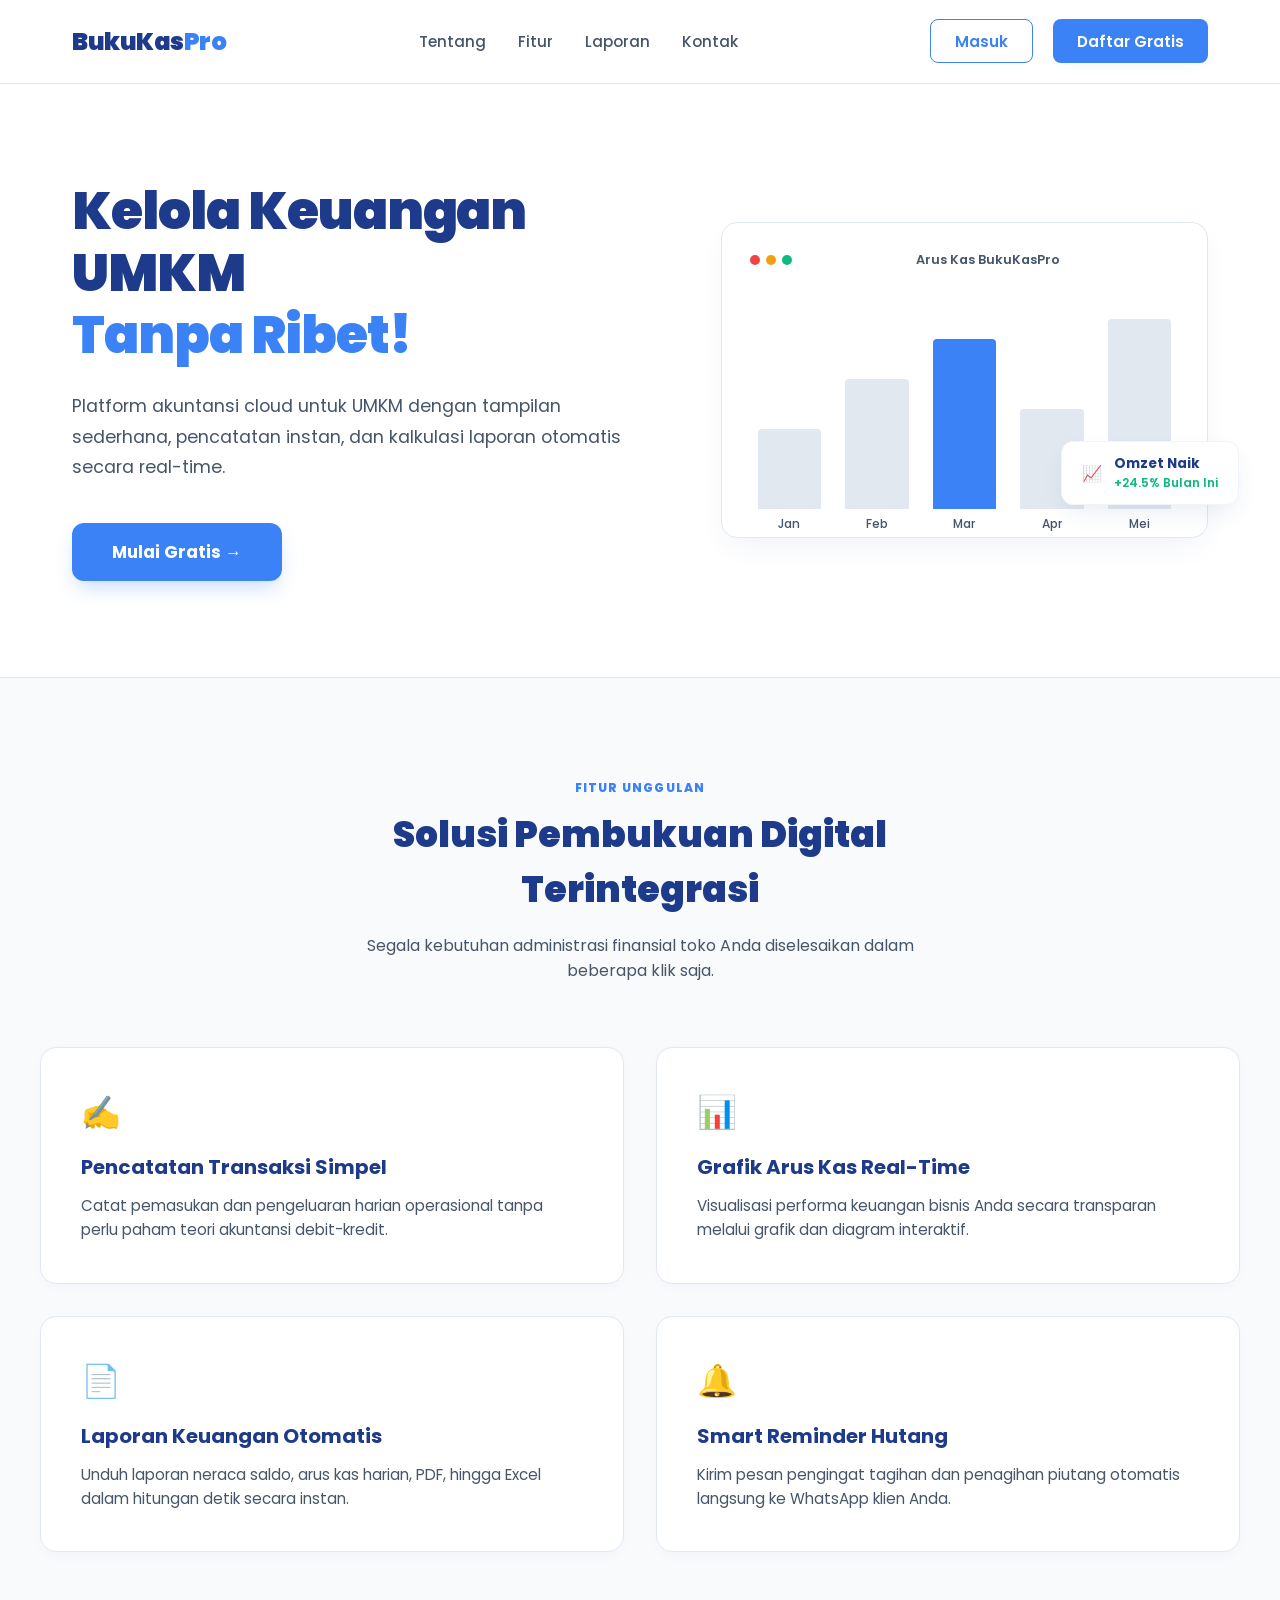
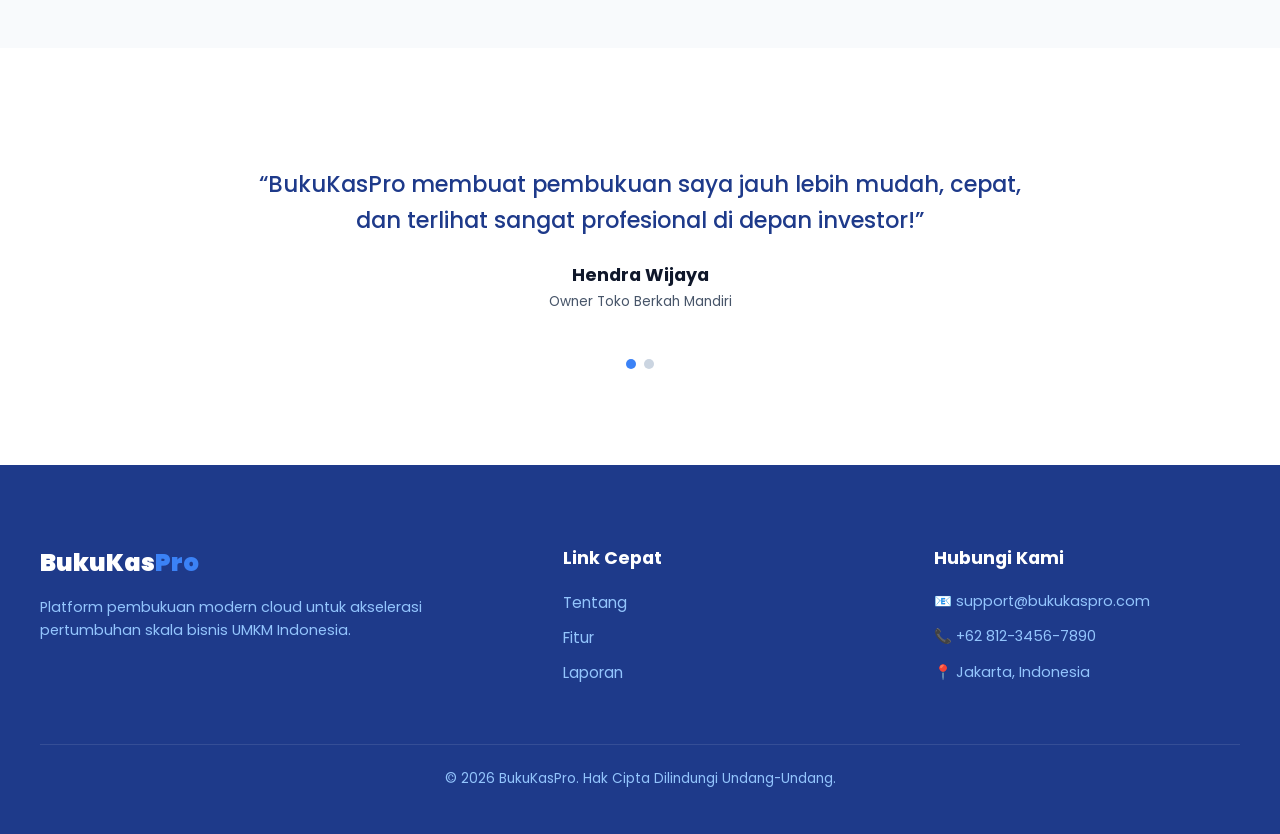
<file: index.html>
<!DOCTYPE html>
<html lang="id">
<head>
    <meta charset="UTF-8">
    <meta name="viewport" content="width=device-width, initial-scale=1.0">
    <title>BukuKasPro - Kelola Keuangan UMKM Tanpa Ribet</title>
    <link rel="preconnect" href="https://fonts.googleapis.com">
    <link rel="preconnect" href="https://fonts.gstatic.com" crossorigin>
    <link href="https://fonts.googleapis.com/css2?family=Poppins:wght@400;500;600;700;900&display=swap" rel="stylesheet">
    
    <link rel="stylesheet" href="assets/css/style.css">
</head>
<body class="landing-body">

    <nav class="landing-nav" id="mainNavbar">
        <div class="nav-wrapper">
            <div class="logo">
                BukuKas<span class="logo-accent">Pro</span>
            </div>
            <div class="nav-links">
                <a href="#about" class="nav-item">Tentang</a>
                <a href="#features" class="nav-item">Fitur</a>
                <a href="#reports" class="nav-item">Laporan</a>
                <a href="#contact" class="nav-item">Kontak</a>
            </div>
            <div class="nav-actions">
                <a href="login.php" class="btn-login-outline">Masuk</a>
                <a href="register.php" class="btn-register-solid">Daftar Gratis</a>
            </div>
        </div>
    </nav>

    <header class="hero-section" id="about">
        <div class="hero-wrapper">
            <div class="hero-content fade-in-element">
                <h1 class="hero-title">
                    Kelola Keuangan UMKM <br>
                    <span class="hero-subtitle">Tanpa Ribet!</span>
                </h1>
                <p class="hero-description">
                    Platform akuntansi cloud untuk UMKM dengan tampilan sederhana, pencatatan instan, dan kalkulasi laporan otomatis secara real-time.
                </p>
                <div class="hero-actions">
                    <a href="register.php" class="btn-cta">Mulai Gratis &rarr;</a>
                </div>
            </div>
            
            <div class="hero-illustration fade-in-element">
                <div class="chart-container-box">
                    <div class="chart-header-ui">
                        <span class="dot red"></span><span class="dot yellow"></span><span class="dot green"></span>
                        <p class="chart-ui-title">Arus Kas BukuKasPro</p>
                    </div>
                    <div class="dummy-bar-chart">
                        <div class="bar-item" style="--bar-height: 40%"><span class="bar-label">Jan</span></div>
                        <div class="bar-item" style="--bar-height: 65%"><span class="bar-label">Feb</span></div>
                        <div class="bar-item highlight" style="--bar-height: 85%"><span class="bar-label">Mar</span></div>
                        <div class="bar-item" style="--bar-height: 50%"><span class="bar-label">Apr</span></div>
                        <div class="bar-item" style="--bar-height: 95%"><span class="bar-label">Mei</span></div>
                    </div>
                    <div class="chart-stat-badge">
                        <span class="badge-icon">📈</span>
                        <div>
                            <h4>Omzet Naik</h4>
                            <p>+24.5% Bulan Ini</p>
                        </div>
                    </div>
                </div>
            </div>
        </div>
    </header>

    <section class="features-section" id="features">
        <div class="section-header-center fade-in-element">
            <span class="section-tag">FITUR UNGGULAN</span>
            <h2>Solusi Pembukuan Digital Terintegrasi</h2>
            <p>Segala kebutuhan administrasi finansial toko Anda diselesaikan dalam beberapa klik saja.</p>
        </div>

        <div class="features-grid">
            <div class="feature-card fade-in-element">
                <div class="feature-icon-wrapper">✍️</div>
                <h3>Pencatatan Transaksi Simpel</h3>
                <p>Catat pemasukan dan pengeluaran harian operasional tanpa perlu paham teori akuntansi debit-kredit.</p>
            </div>
            <div class="feature-card fade-in-element">
                <div class="feature-icon-wrapper">📊</div>
                <h3>Grafik Arus Kas Real-Time</h3>
                <p>Visualisasi performa keuangan bisnis Anda secara transparan melalui grafik dan diagram interaktif.</p>
            </div>
            <div class="feature-card fade-in-element" id="reports">
                <div class="feature-icon-wrapper">📄</div>
                <h3>Laporan Keuangan Otomatis</h3>
                <p>Unduh laporan neraca saldo, arus kas harian, PDF, hingga Excel dalam hitungan detik secara instan.</p>
            </div>
            <div class="feature-card fade-in-element">
                <div class="feature-icon-wrapper">🔔</div>
                <h3>Smart Reminder Hutang</h3>
                <p>Kirim pesan pengingat tagihan dan penagihan piutang otomatis langsung ke WhatsApp klien Anda.</p>
            </div>
        </div>
    </section>

    <section class="testimonial-section">
        <div class="testimonial-container fade-in-element">
            <div class="testimonial-slider">
                <div class="testimonial-slide active">
                    <p class="quote-text">“BukuKasPro membuat pembukuan saya jauh lebih mudah, cepat, dan terlihat sangat profesional di depan investor!”</p>
                    <h4 class="quote-author">Hendra Wijaya</h4>
                    <span class="quote-biz">Owner Toko Berkah Mandiri</span>
                </div>
                <div class="testimonial-slide">
                    <p class="quote-text">“Fitur Smart Reminder WhatsApp sangat membantu mengurangi piutang macet pelanggan hingga 80%. Aplikasi yang luar biasa!”</p>
                    <h4 class="quote-author">Samira Aisya</h4>
                    <span class="quote-biz">Founder Fashion Line</span>
                </div>
            </div>
            <div class="slider-dots">
                <span class="dot-indicator active" onclick="currentSlide(0)"></span>
                <span class="dot-indicator" onclick="currentSlide(1)"></span>
            </div>
        </div>
    </section>

    <footer class="landing-footer" id="contact">
        <div class="footer-wrapper">
            <div class="footer-brand">
                <h3>BukuKas<span>Pro</span></h3>
                <p>Platform pembukuan modern cloud untuk akselerasi pertumbuhan skala bisnis UMKM Indonesia.</p>
            </div>
            <div class="footer-links">
                <h4>Link Cepat</h4>
                <a href="#about">Tentang</a>
                <a href="#features">Fitur</a>
                <a href="#reports">Laporan</a>
            </div>
            <div class="footer-contact">
                <h4>Hubungi Kami</h4>
                <p>📧 support@bukukaspro.com</p>
                <p>📞 +62 812-3456-7890</p>
                <p>📍 Jakarta, Indonesia</p>
            </div>
        </div>
        <div class="footer-bottom">
            <p>&copy; <script>document.write(new Date().getFullYear());</script> BukuKasPro. Hak Cipta Dilindungi Undang-Undang.</p>
        </div>
    </footer>

    <script src="assets/js/landing.js"></script>
</body>
</html>
</file>
<file: assets/css/style.css>
/* ==========================================================================
   BUKUKASPRO DESIGN SYSTEM CONFIGURATION (NAVY & WHITE THEME)
   ========================================================================== */

:root {
    --primary-navy: #1e3a8a;      /* Warna utama navy */
    --accent-blue: #3b82f6;       /* Biru aksen */
    --accent-hover: #2563eb;      /* Biru hover */
    --slate-text: #475569;        /* Warna deskripsi */
    --bg-light: #f8fafc;          /* Abu-abu soft latar */
    --shadow-sm: 0 4px 18px -4px rgba(30, 58, 138, 0.04);
    --shadow-md: 0 12px 30px -8px rgba(30, 58, 138, 0.08);
}

* {
    box-sizing: border-box;
    scroll-behavior: smooth;
}

body.landing-body {
    margin: 0;
    padding: 0;
    font-family: 'Poppins', sans-serif;
    background-color: #ffffff;
    color: #0f172a;
    overflow-x: hidden;
}

/* --- STICKY NAVBAR BAR ARCHITECTURE --- */
.landing-nav {
    background-color: rgba(255, 255, 255, 0.95);
    border-bottom: 1px solid #e2e8f0;
    position: sticky;
    top: 0;
    z-index: 100;
    transition: all 0.3s ease;
}

.landing-nav.scrolled {
    box-shadow: 0 10px 25px -10px rgba(30, 58, 138, 0.1);
    padding: 0.2rem 0;
}

.nav-wrapper {
    max-width: 1200px;
    margin: 0 auto;
    padding: 1.2rem 2rem;
    display: flex;
    justify-content: space-between;
    align-items: center;
}

.logo {
    font-size: 1.5rem;
    font-weight: 900;
    color: var(--primary-navy);
    letter-spacing: -0.02em;
}

.logo-accent {
    color: var(--accent-blue);
}

.nav-links {
    display: flex;
    gap: 2rem;
}

.nav-links a {
    color: var(--slate-text);
    text-decoration: none;
    font-weight: 500;
    font-size: 0.95rem;
    transition: color 0.2s;
}

.nav-links a:hover {
    color: var(--accent-blue);
}

.nav-actions {
    display: flex;
    align-items: center;
    gap: 1.25rem;
}

.btn-login-outline {
    color: var(--accent-blue);
    text-decoration: none;
    font-weight: 600;
    font-size: 0.95rem;
    padding: 0.6rem 1.5rem;
    border: 1px solid var(--accent-blue);
    border-radius: 0.5rem;
    transition: all 0.2s;
}

.btn-login-outline:hover {
    background-color: rgba(59, 130, 246, 0.05);
}

.btn-register-solid {
    background-color: var(--accent-blue);
    color: #ffffff;
    text-decoration: none;
    font-weight: 600;
    font-size: 0.95rem;
    padding: 0.65rem 1.5rem;
    border-radius: 0.5rem;
    box-shadow: var(--shadow-sm);
    transition: all 0.2s;
}

.btn-register-solid:hover {
    background-color: var(--accent-hover);
    transform: translateY(-1px);
}

/* --- HERO SECTION STYLING & CHART ANIMATION --- */
.hero-section {
    padding: 6rem 2rem;
    max-width: 1200px;
    margin: 0 auto;
}

.hero-wrapper {
    display: grid;
    grid-template-columns: 1.2fr 1fr;
    gap: 4rem;
    align-items: center;
}

.hero-title {
    font-size: 3.25rem;
    font-weight: 900;
    line-height: 1.2;
    color: var(--primary-navy);
    letter-spacing: -0.02em;
    margin: 0 0 1.5rem 0;
}

.hero-subtitle {
    color: var(--accent-blue);
}

.hero-description {
    font-size: 1.1rem;
    line-height: 1.75;
    color: var(--slate-text);
    margin: 0 0 2.5rem 0;
}

.btn-cta {
    background-color: var(--accent-blue);
    color: #ffffff;
    text-decoration: none;
    font-size: 1.05rem;
    font-weight: 700;
    padding: 1rem 2.5rem;
    border-radius: 0.75rem;
    box-shadow: 0 10px 20px -5px rgba(59, 130, 246, 0.3);
    transition: all 0.2s;
    display: inline-block;
}

.btn-cta:hover {
    background-color: var(--accent-hover);
    transform: translateY(-2px);
    box-shadow: 0 15px 25px -5px rgba(59, 130, 246, 0.4);
}

/* --- UI MOCKUP CHART DUMMY CONTAINER --- */
.chart-container-box {
    background-color: #ffffff;
    border: 1px solid #e2e8f0;
    border-radius: 1rem;
    padding: 1.75rem;
    box-shadow: var(--shadow-md);
    position: relative;
}

.chart-header-ui {
    display: flex;
    align-items: center;
    gap: 6px;
    margin-bottom: 2.5rem;
}

.chart-header-ui .dot {
    width: 10px;
    height: 10px;
    border-radius: 50%;
}

.dot.red { background-color: #ef4444; }
.dot.yellow { background-color: #f59e0b; }
.dot.green { background-color: #10b981; }

.chart-ui-title {
    font-size: 0.8rem;
    color: var(--slate-text);
    font-weight: 600;
    margin: 0 auto;
}

.dummy-bar-chart {
    height: 200px;
    display: flex;
    justify-content: space-between;
    align-items: flex-end;
    gap: 1.5rem;
    padding: 0 0.5rem;
}

.bar-item {
    background-color: #e2e8f0;
    width: 100%;
    height: 0; /* Mulai dari 0 untuk trigger keyframe animasi */
    border-radius: 4px 4px 0 0;
    position: relative;
    animation: growBar 1.5s cubic-bezier(0.16, 1, 0.3, 1) forwards;
    animation-delay: 0.3s;
}

.bar-item.highlight {
    background-color: var(--accent-blue);
}

.bar-label {
    position: absolute;
    bottom: -24px;
    left: 50%;
    transform: translateX(-50%);
    font-size: 0.75rem;
    color: var(--slate-text);
    font-weight: 500;
}

@keyframes growBar {
    to { height: var(--bar-height); }
}

.chart-stat-badge {
    position: absolute;
    bottom: 2rem;
    right: -2rem;
    background-color: #ffffff;
    border: 1px solid #f1f5f9;
    padding: 0.75rem 1.25rem;
    border-radius: 0.75rem;
    box-shadow: 0 10px 25px -5px rgba(30, 58, 138, 0.1);
    display: flex;
    align-items: center;
    gap: 0.75rem;
}

.chart-stat-badge h4 { margin: 0; font-size: 0.85rem; font-weight: 700; color: var(--primary-navy); }
.chart-stat-badge p { margin: 0; font-size: 0.75rem; color: #10b981; font-weight: 600; }

/* --- GRID CARD FITUR UTAMA WITH GLOW EFFECT --- */
.features-section {
    background-color: var(--bg-light);
    padding: 6rem 2rem;
    border-top: 1px solid #e2e8f0;
}

.section-header-center {
    text-align: center;
    max-width: 600px;
    margin: 0 auto 4rem auto;
}

.section-tag {
    font-size: 0.75rem;
    font-weight: 800;
    color: var(--accent-blue);
    letter-spacing: 0.1em;
}

.section-header-center h2 {
    font-size: 2.25rem;
    font-weight: 900;
    color: var(--primary-navy);
    margin: 0.5rem 0 1rem 0;
}

.section-header-center p {
    color: var(--slate-text);
    font-size: 1rem;
    margin: 0;
}

.features-grid {
    max-width: 1200px;
    margin: 0 auto;
    display: grid;
    grid-template-columns: repeat(2, 1fr);
    gap: 2rem;
}

.feature-card {
    background-color: #ffffff;
    border: 1px solid #e2e8f0;
    border-radius: 1rem;
    padding: 2.5rem;
    box-shadow: var(--shadow-sm);
    transition: all 0.3s cubic-bezier(0.4, 0, 0.2, 1);
}

.feature-icon-wrapper {
    font-size: 2rem;
    margin-bottom: 1rem;
}

.feature-card h3 {
    font-size: 1.25rem;
    font-weight: 700;
    color: var(--primary-navy);
    margin: 0 0 0.75rem 0;
}

.feature-card p {
    color: var(--slate-text);
    font-size: 0.95rem;
    line-height: 1.6;
    margin: 0;
}

/* HOVER EFFECT GLOW BIRU */
.feature-card:hover {
    transform: translateY(-4px);
    border-color: var(--accent-blue);
    box-shadow: 0 12px 24px -6px rgba(59, 130, 246, 0.15), 0 0 20px 2px rgba(59, 130, 246, 0.1);
}

/* --- TESTIMONIAL SLIDER --- */
.testimonial-section {
    padding: 6rem 2rem;
    background-color: #ffffff;
}

.testimonial-container {
    max-width: 800px;
    margin: 0 auto;
    text-align: center;
    position: relative;
}

.testimonial-slider {
    position: relative;
    min-height: 160px;
}

.testimonial-slide {
    display: none;
    opacity: 0;
    transition: opacity 0.5s ease-in-out;
}

.testimonial-slide.active {
    display: block;
    opacity: 1;
}

.quote-text {
    font-size: 1.4rem;
    font-weight: 500;
    line-height: 1.6;
    color: var(--primary-navy);
    margin-bottom: 1.5rem;
}

.quote-author {
    margin: 0;
    font-size: 1.1rem;
    font-weight: 700;
}

.quote-biz {
    font-size: 0.85rem;
    color: var(--slate-text);
}

.slider-dots {
    display: flex;
    justify-content: center;
    gap: 8px;
    margin-top: 2rem;
}

.dot-indicator {
    width: 10px;
    height: 10px;
    background-color: #cbd5e1;
    border-radius: 50%;
    cursor: pointer;
    transition: background-color 0.2s;
}

.dot-indicator.active {
    background-color: var(--accent-blue);
}

/* --- FOOTER COMPONENT SYSTEM --- */
.landing-footer {
    background-color: var(--primary-navy);
    color: #ffffff;
    padding: 5rem 2rem 2rem 2rem;
}

.footer-wrapper {
    max-width: 1200px;
    margin: 0 auto;
    display: grid;
    grid-template-columns: 1.5fr 1fr 1fr;
    gap: 4rem;
    border-bottom: 1px solid rgba(255, 255, 255, 0.1);
    padding-bottom: 3rem;
}

.footer-brand h3 { font-size: 1.5rem; font-weight: 900; margin: 0 0 1rem 0; }
.footer-brand h3 span { color: var(--accent-blue); }
.footer-brand p { font-size: 0.9rem; color: #93c5fd; line-height: 1.6; margin: 0; }

.footer-links h4, .footer-contact h4 { font-size: 1.1rem; font-weight: 700; margin: 0 0 1.25rem 0; color: #ffffff; }
.footer-links a { display: block; color: #93c5fd; text-decoration: none; margin-bottom: 0.75rem; font-size: 0.95rem; }
.footer-links a:hover { color: #ffffff; }

.footer-contact p { font-size: 0.9rem; color: #93c5fd; margin-bottom: 0.75rem; }

.footer-bottom {
    max-width: 1200px;
    margin: 1.5rem auto 0 auto;
    text-align: center;
    font-size: 0.85rem;
    color: #93c5fd;
}

/* --- SCROLL ANIMATION FADE-IN ENGINE STATS --- */
.fade-in-element {
    opacity: 0;
    transform: translateY(20px);
    transition: opacity 0.6s ease-out, transform 0.6s ease-out;
}

.fade-in-element.is-visible {
    opacity: 1;
    transform: translateY(0);
}

/* LAYOUT RESPONSIVE */
@media (max-width: 968px) {
    .hero-wrapper, .features-grid, .footer-wrapper {
        grid-template-columns: 1fr;
        gap: 3rem;
    }
    .hero-section { text-align: center; }
    .hero-actions, .chart-header-ui { justify-content: center; }
    .chart-stat-badge { right: 0; }
}

/* Pastikan baris ini ada di dalam assets/css/style.css Anda */
.container-center {
    min-height: calc(100vh - 70px); /* Centers card vertically below nav heights */
    display: flex;
    justify-content: center;
    align-items: center;
    padding: 2rem;
}

.card-auth {
    background-color: #ffffff;
    width: 100%;
    max-width: 450px;
    padding: 2.5rem;
    border-radius: 1.25rem;
    border: 1px solid #e2e8f0;
    box-shadow: 0 10px 25px -5px rgba(0, 0, 0, 0.05), 0 8px 10px -6px rgba(0, 0, 0, 0.05);
}

.space-y-4 > * + * {
    margin-top: 1rem;
}

.form-group, .register-input-group {
    display: flex;
    flex-direction: column;
    gap: 0.5rem;
    text-align: left;
}

.form-label, .register-label {
    font-size: 0.75rem;
    font-weight: 700;
    color: #475569; /* Slate 600 */
    text-transform: uppercase;
    letter-spacing: 0.05em;
}

/* Main input field styling & custom dropdown bubble layout matching rules */
.form-input, .register-select-control {
    width: 100%;
    background-color: #f8fafc; /* Slate 50 */
    border: 1px solid #cbd5e1;
    color: #0f172a;
    border-radius: 0.75rem;
    padding: 0.75rem 1rem;
    font-size: 0.9rem;
    font-weight: 500;
    box-sizing: border-box;
    transition: all 0.2s;
    outline: none;
    appearance: none;
    -webkit-appearance: none;
    -moz-appearance: none;
}

/* Custom dropdown menu indicator arrow engine placement */
.register-select-control {
    background-image: url("data:image/svg+xml;utf8,<svg xmlns='http://www.w3.org/2000/svg' width='24' height='24' viewBox='0 0 24 24' fill='none' stroke='%23475569' stroke-width='2' stroke-linecap='round' stroke-linejoin='round'><polyline points='6 9 12 15 18 9'></polyline></svg>");
    background-repeat: no-repeat;
    background-position: right 1rem center;
    background-size: 1rem;
}

.form-input:focus, .register-select-control:focus {
    border-color: #4f46e5;
    background-color: #ffffff;
    box-shadow: 0 0 0 3px rgba(79, 70, 229, 0.15);
}


.form-input:focus, .register-select-control:focus {
    border-color: var(--accent-blue); /* Berubah dari #4f46e5 menjadi Biru Aksen */
    background-color: #ffffff;
    box-shadow: 0 0 0 3px rgba(59, 130, 246, 0.15); /* Ring glow mengikuti biru aksen */
}

.btn-primary {
    width: 100%;
    background-color: var(--accent-blue); /* Menembak variabel biru aksen #3b82f6 */
    color: #ffffff;
    font-weight: 700;
    border: none;
    padding: 0.875rem;
    border-radius: 0.75rem;
    cursor: pointer;
    font-size: 0.95rem;
    letter-spacing: 0.01em;
    transition: all 0.2s;
    margin-top: 0.5rem;
}

.btn-primary:hover {
    background-color: var(--accent-hover); /* Menembak biru hover #2563eb saat disentuh */
    transform: translateY(-1px);
}
</file>
